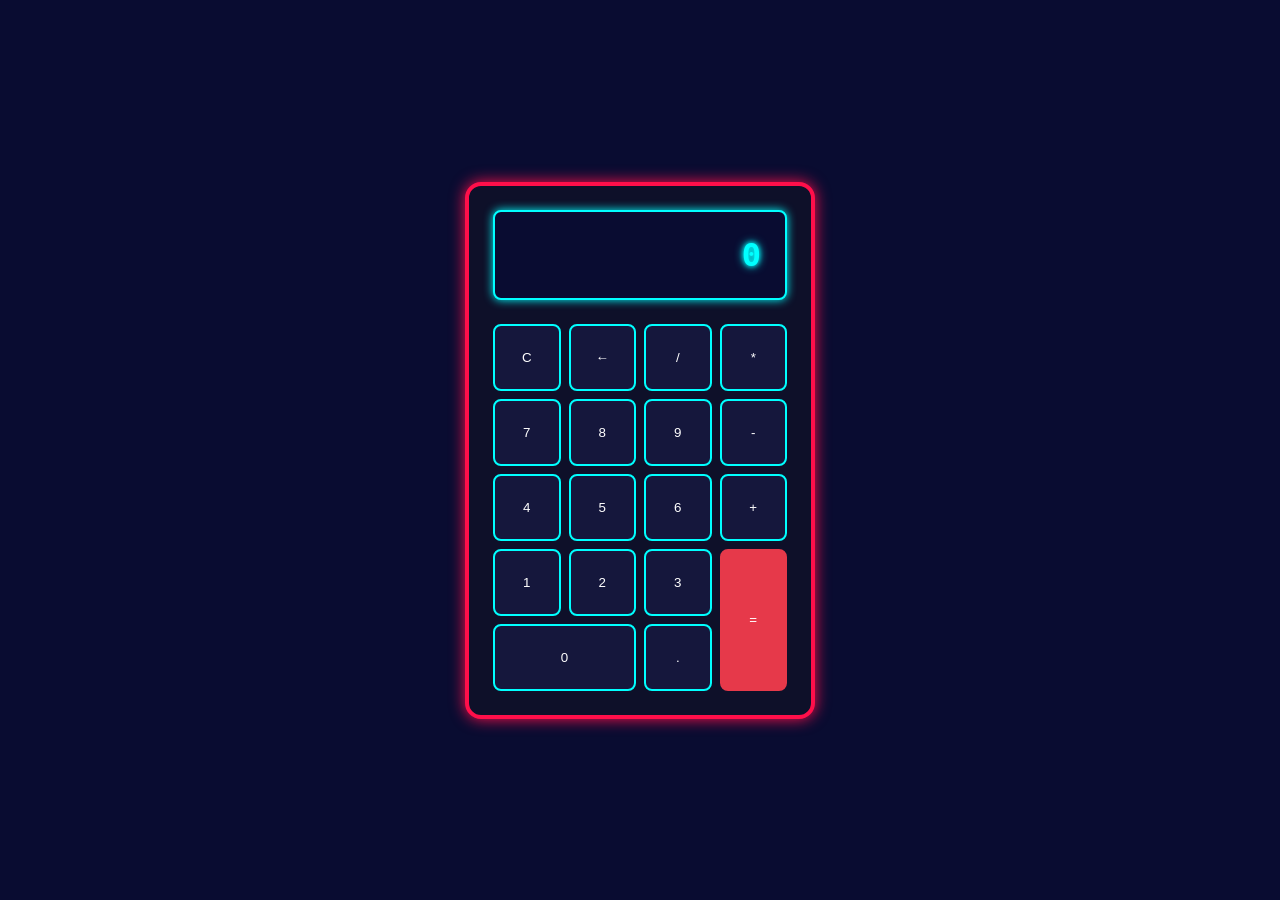
<file: Calculadorafosfofosfo/index.html>
<!DOCTYPE html>
<html lang="es">
<head>
    <meta charset="UTF-8">
    <meta http-equiv="X-UA-Compatible" content="IE=edge">
    <meta name="viewport" content="width=device-width, initial-scale=1.0">
    <title>Calculadora</title>
    <link rel="stylesheet" href="./css/main.css">
</head>
<body>

    <div class="calculadora">

        <div class="pantalla">0</div>

        <button id="c" class="btn">C</button>
        <button id="borrar" class="btn">←</button>
        <button class="btn">/</button>
        <button class="btn">*</button>
        <button class="btn">7</button>
        <button class="btn">8</button>
        <button class="btn">9</button>
        <button class="btn">-</button>
        <button class="btn">4</button>
        <button class="btn">5</button>
        <button class="btn">6</button>
        <button class="btn">+</button>
        <button class="btn">1</button>
        <button class="btn">2</button>
        <button class="btn">3</button>
        <button id="igual" class="btn">=</button>
        <button id="cero" class="btn">0</button>
        <button class="btn">.</button>
    </div>

    
    <script src="./js/main.js"></script>
</body>
</html>
</file>
<file: Calculadorafosfofosfo/css/main.css>
* {
    margin: 0;
    padding: 0;
    box-sizing: border-box;
    font-family: sans-serif;
}

body {
    min-height: 100vh;
    background-color: #090c31; 
    display: grid;
    place-items: center;
}

.calculadora {
    background-color: #0e1029; 
    color: white;
    width: 350px;
    max-width: 100%;
    padding: 1.5rem;
    border-radius: 1rem;
    display: grid;
    grid-template-columns: repeat(4, 1fr);
    gap: .5rem;
    border: 4px solid #ff0f4a; 
    box-shadow: 0 0 15px #ff0f4a; 
}

.pantalla {
    grid-column: 1 / -1;
    background-color: #090c31; 
    padding: 1.5rem;
    font-size: 2rem;
    text-align: right;
    border-radius: .5rem;
    margin-bottom: 1rem;
    font-family: monospace;
    font-weight: 600;
    border: 2px solid #0ff; 
    box-shadow: 0 0 10px #0ff; 
    color: #0ff; 
    text-shadow: 0 0 5px #0ff, 0 0 10px #0ff; 
}

.btn {
    background-color: #15173c; 
    color: white;
    border: 2px solid #0ff; 
    padding: 1.5rem .5rem;
    display: flex;
    justify-content: center;
    align-items: center;
    border-radius: .5rem;
    cursor: pointer;
    transition: background-color 0.3s, border-color 0.3s, color 0.3s;
}

.btn:hover {
    background-color: #0ff; 
    border-color: #0ff; 
    color: #000; 
}

#cero {
    grid-column: span 2;
}

#igual {
    grid-row: span 2;
    background-color: #e6394a; 
    border: 2px solid #e6394a; 
}

#igual:hover {
    background-color: #ff0f4a; 
    border-color: #ff0f4a; 
}
</file>
